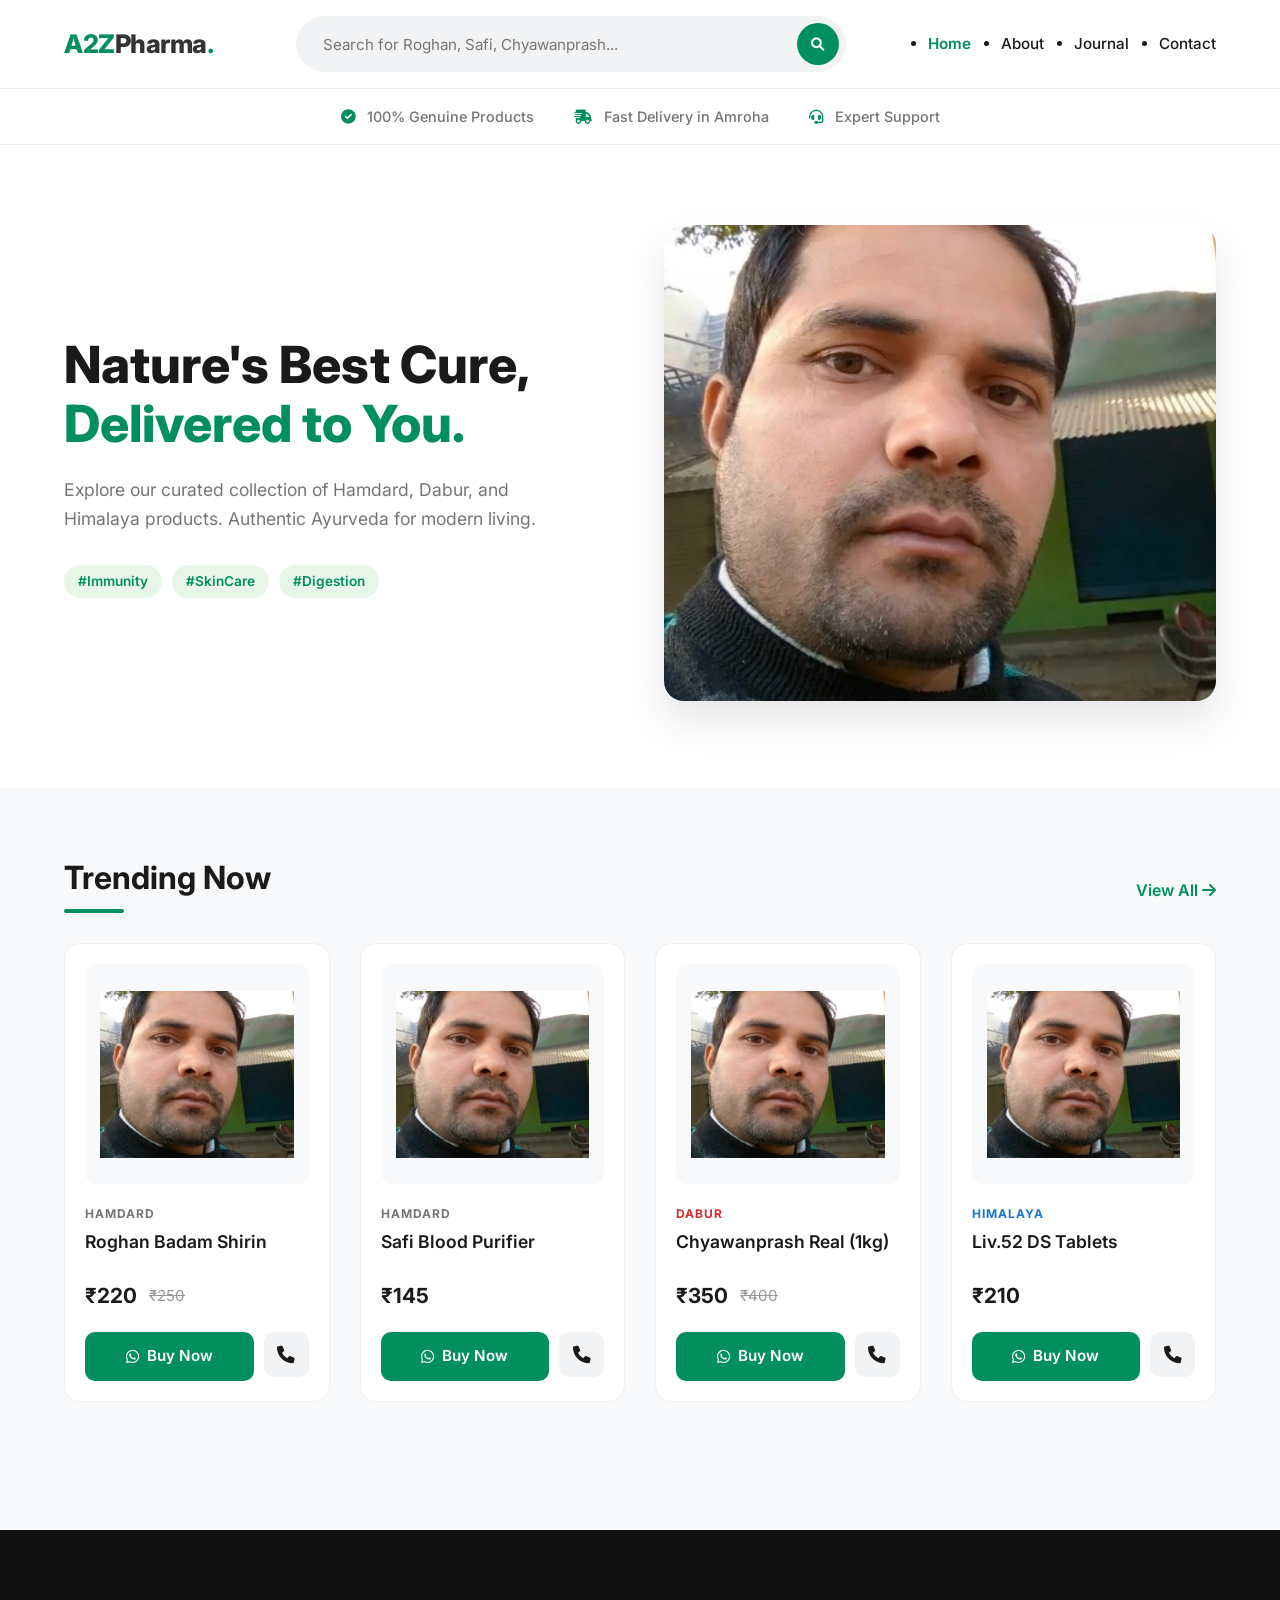
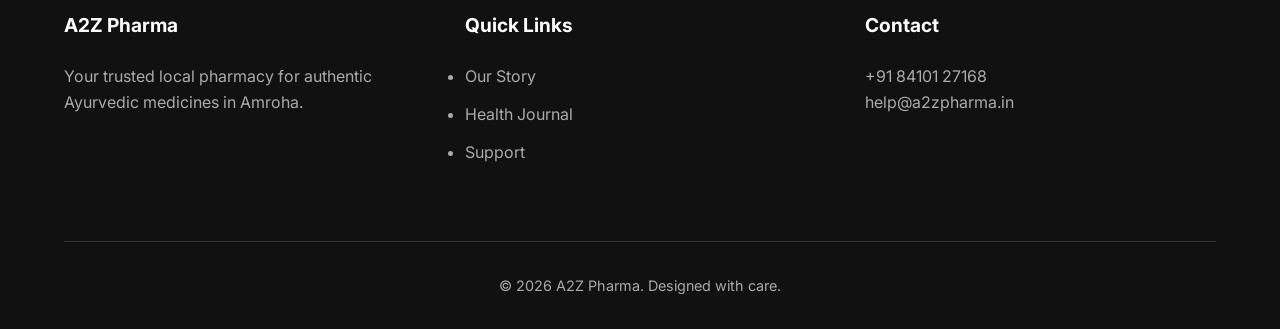
<file: index.html>
<!DOCTYPE html>
<html lang="en">
<head>
    <meta charset="UTF-8">
    <meta name="viewport" content="width=device-width, initial-scale=1.0">
    <title>A2Z Pharma | Premium Ayurvedic Store</title>
    <link rel="stylesheet" href="style.css">
    <link href="https://fonts.googleapis.com/css2?family=Inter:wght@400;500;600;700;800&display=swap" rel="stylesheet">
    <link rel="stylesheet" href="https://cdnjs.cloudflare.com/ajax/libs/font-awesome/6.0.0/css/all.min.css">
</head>
<body>

    <nav class="navbar">
        <div class="logo">A2Z<span style="color:#333">Pharma</span>.</div>
        <div class="search-wrapper">
            <div class="search-bar">
                <input type="text" id="searchInput" placeholder="Search for Roghan, Safi, Chyawanprash...">
                <button class="search-btn" onclick="searchProduct()"><i class="fas fa-search"></i></button>
            </div>
        </div>
        <ul class="nav-links">
            <li><a href="index.html" class="active">Home</a></li>
            <li><a href="about.html">About</a></li>
            <li><a href="blog.html">Journal</a></li>
            <li><a href="contact.html">Contact</a></li>
        </ul>
    </nav>

    <div class="trust-bar">
        <div class="trust-item"><i class="fas fa-check-circle"></i> 100% Genuine Products</div>
        <div class="trust-item"><i class="fas fa-shipping-fast"></i> Fast Delivery in Amroha</div>
        <div class="trust-item"><i class="fas fa-headset"></i> Expert Support</div>
    </div>

    <header class="hero">
        <div class="hero-content">
            <h1>Nature's Best Cure, <br><span>Delivered to You.</span></h1>
            <p>Explore our curated collection of Hamdard, Dabur, and Himalaya products. Authentic Ayurveda for modern living.</p>
            <div class="hero-tags">
                <span class="tag">#Immunity</span>
                <span class="tag">#SkinCare</span>
                <span class="tag">#Digestion</span>
            </div>
        </div>
        <div class="hero-image" style="text-align: center;">
            <img src="AQ.png" alt="Ayurvedic Herbs" style="max-width: 100%; border-radius: 20px; box-shadow: 0 20px 40px rgba(0,0,0,0.1);">
        </div>
    </header>

    <section class="products" id="products">
        <div class="section-header">
            <h2 class="section-title">Trending Now</h2>
            <a href="#" style="color: var(--primary); font-weight: 600;">View All <i class="fas fa-arrow-right"></i></a>
        </div>

        <div class="product-grid" id="productContainer">
            <!-- Product 1 -->
            <div class="product-card" data-name="roghan badam shirin hamdard">
                <div class="card-img-area">
                    <img src="AQ.png" alt="Roghan Badam">
                </div>
                <div class="brand-tag">Hamdard</div>
                <h3 class="product-title">Roghan Badam Shirin</h3>
                <div class="price-row">
                    <span class="price">₹220</span>
                    <span class="old-price">₹250</span>
                </div>
                <div class="card-actions">
                    <a href="https://wa.me/918410127168?text=Order%20Roghan%20Badam" class="btn-buy"><i class="fab fa-whatsapp"></i> Buy Now</a>
                    <a href="tel:+918410127168" class="btn-icon"><i class="fas fa-phone"></i></a>
                </div>
            </div>

            <!-- Product 2 -->
            <div class="product-card" data-name="safi blood purifier hamdard">
                <div class="card-img-area">
                    <img src="AQ.png" alt="Safi">
                </div>
                <div class="brand-tag">Hamdard</div>
                <h3 class="product-title">Safi Blood Purifier</h3>
                <div class="price-row">
                    <span class="price">₹145</span>
                </div>
                <div class="card-actions">
                    <a href="https://wa.me/918410127168?text=Order%20Safi" class="btn-buy"><i class="fab fa-whatsapp"></i> Buy Now</a>
                    <a href="tel:+918410127168" class="btn-icon"><i class="fas fa-phone"></i></a>
                </div>
            </div>

            <!-- Product 3 -->
            <div class="product-card" data-name="chyawanprash dabur">
                <div class="card-img-area">
                    <img src="AQ.png" alt="Chyawanprash">
                </div>
                <div class="brand-tag" style="color: #d32f2f;">Dabur</div>
                <h3 class="product-title">Chyawanprash Real (1kg)</h3>
                <div class="price-row">
                    <span class="price">₹350</span>
                    <span class="old-price">₹400</span>
                </div>
                <div class="card-actions">
                    <a href="https://wa.me/918410127168?text=Order%20Chyawanprash" class="btn-buy"><i class="fab fa-whatsapp"></i> Buy Now</a>
                    <a href="tel:+918410127168" class="btn-icon"><i class="fas fa-phone"></i></a>
                </div>
            </div>

            <!-- Product 4 -->
            <div class="product-card" data-name="liv 52 himalaya">
                <div class="card-img-area">
                    <img src="AQ.png" alt="Liv.52">
                </div>
                <div class="brand-tag" style="color: #1976d2;">Himalaya</div>
                <h3 class="product-title">Liv.52 DS Tablets</h3>
                <div class="price-row">
                    <span class="price">₹210</span>
                </div>
                <div class="card-actions">
                    <a href="https://wa.me/918410127168?text=Order%20Liv.52" class="btn-buy"><i class="fab fa-whatsapp"></i> Buy Now</a>
                    <a href="tel:+918410127168" class="btn-icon"><i class="fas fa-phone"></i></a>
                </div>
            </div>
        </div>
        <p id="noResult" style="display:none; text-align:center; color:red; margin-top:20px;">No product found!</p>
    </section>

    <footer>
        <div class="footer-grid">
            <div class="footer-col">
                <h4>A2Z Pharma</h4>
                <p>Your trusted local pharmacy for authentic Ayurvedic medicines in Amroha.</p>
            </div>
            <div class="footer-col">
                <h4>Quick Links</h4>
                <ul>
                    <li><a href="about.html">Our Story</a></li>
                    <li><a href="blog.html">Health Journal</a></li>
                    <li><a href="contact.html">Support</a></li>
                </ul>
            </div>
            <div class="footer-col">
                <h4>Contact</h4>
                <p>+91 84101 27168</p>
                <p>help@a2zpharma.in</p>
            </div>
        </div>
        <div class="copyright">© 2026 A2Z Pharma. Designed with care.</div>
    </footer>
    <script src="main.js"></script>
</body>
</html>
</file>
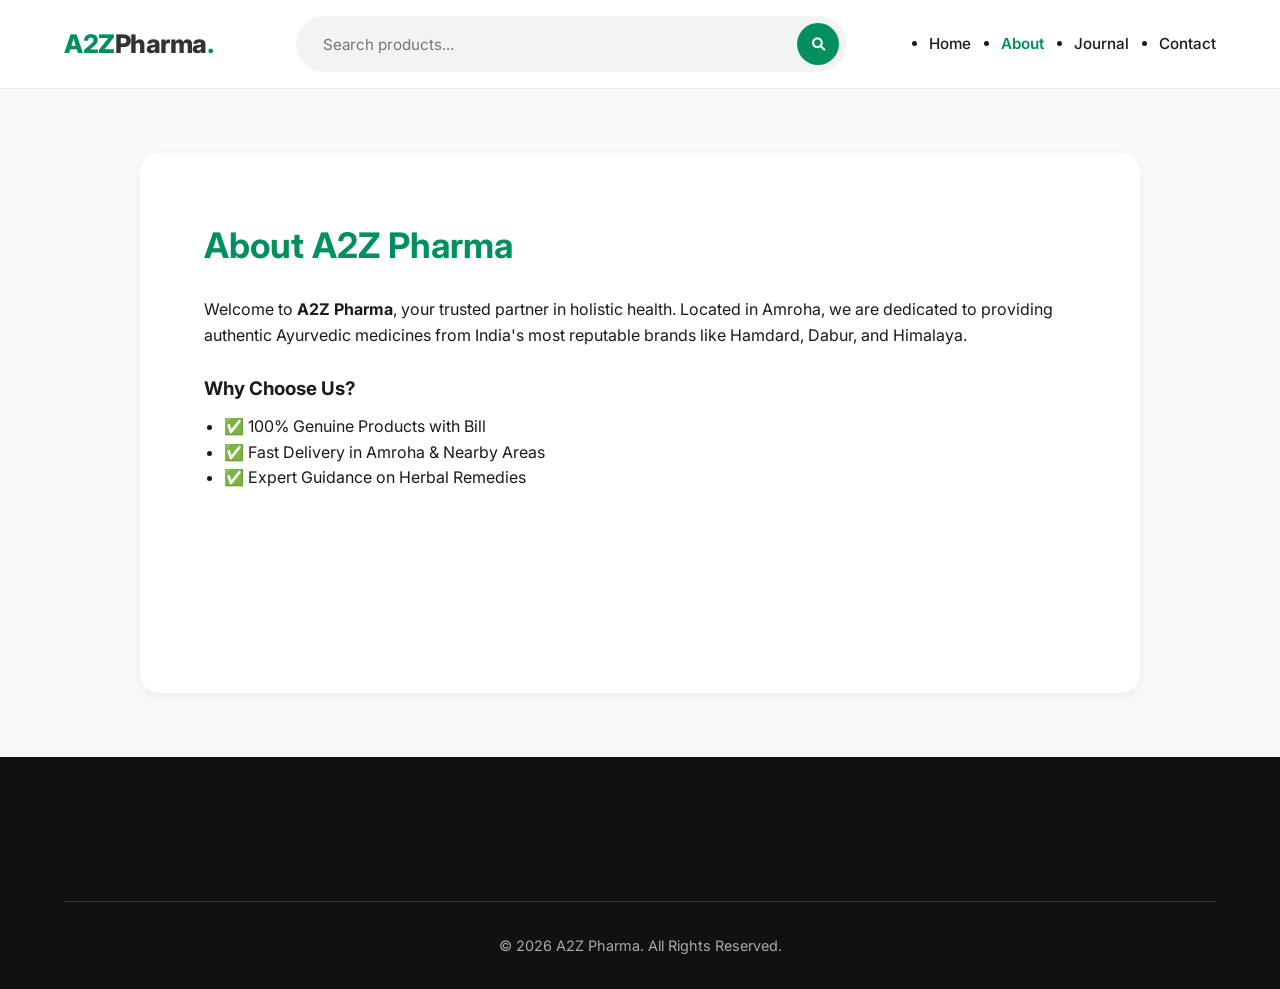
<file: about.html>
<!DOCTYPE html>
<html lang="en">
<head>
    <meta charset="UTF-8">
    <meta name="viewport" content="width=device-width, initial-scale=1.0">
    <title>A2Z Pharma | About Us</title>
    <link rel="stylesheet" href="style.css">
    <link href="https://fonts.googleapis.com/css2?family=Inter:wght@400;500;600;700;800&display=swap" rel="stylesheet">
    <link rel="stylesheet" href="https://cdnjs.cloudflare.com/ajax/libs/font-awesome/6.0.0/css/all.min.css">
</head>
<body>
    <nav class="navbar">
        <div class="logo">A2Z<span style="color:#333">Pharma</span>.</div>
        <div class="search-wrapper">
            <div class="search-bar">
                <input type="text" id="searchInput" placeholder="Search products...">
                <button class="search-btn"><i class="fas fa-search"></i></button>
            </div>
        </div>
        <ul class="nav-links">
            <li><a href="index.html">Home</a></li>
            <li><a href="about.html" class="active">About</a></li>
            <li><a href="blog.html">Journal</a></li>
            <li><a href="contact.html">Contact</a></li>
        </ul>
    </nav>

    <section class="page-content">
        <h1>About A2Z Pharma</h1>
        <p>Welcome to <strong>A2Z Pharma</strong>, your trusted partner in holistic health. Located in Amroha, we are dedicated to providing authentic Ayurvedic medicines from India's most reputable brands like Hamdard, Dabur, and Himalaya.</p>
        <br>
        <h3>Why Choose Us?</h3>
        <ul style="margin-left: 20px; margin-top: 10px;">
            <li>✅ 100% Genuine Products with Bill</li>
            <li>✅ Fast Delivery in Amroha & Nearby Areas</li>
            <li>✅ Expert Guidance on Herbal Remedies</li>
        </ul>
    </section>

    <footer>
        <div class="copyright">© 2026 A2Z Pharma. All Rights Reserved.</div>
    </footer>
</body>
</html>
</file>
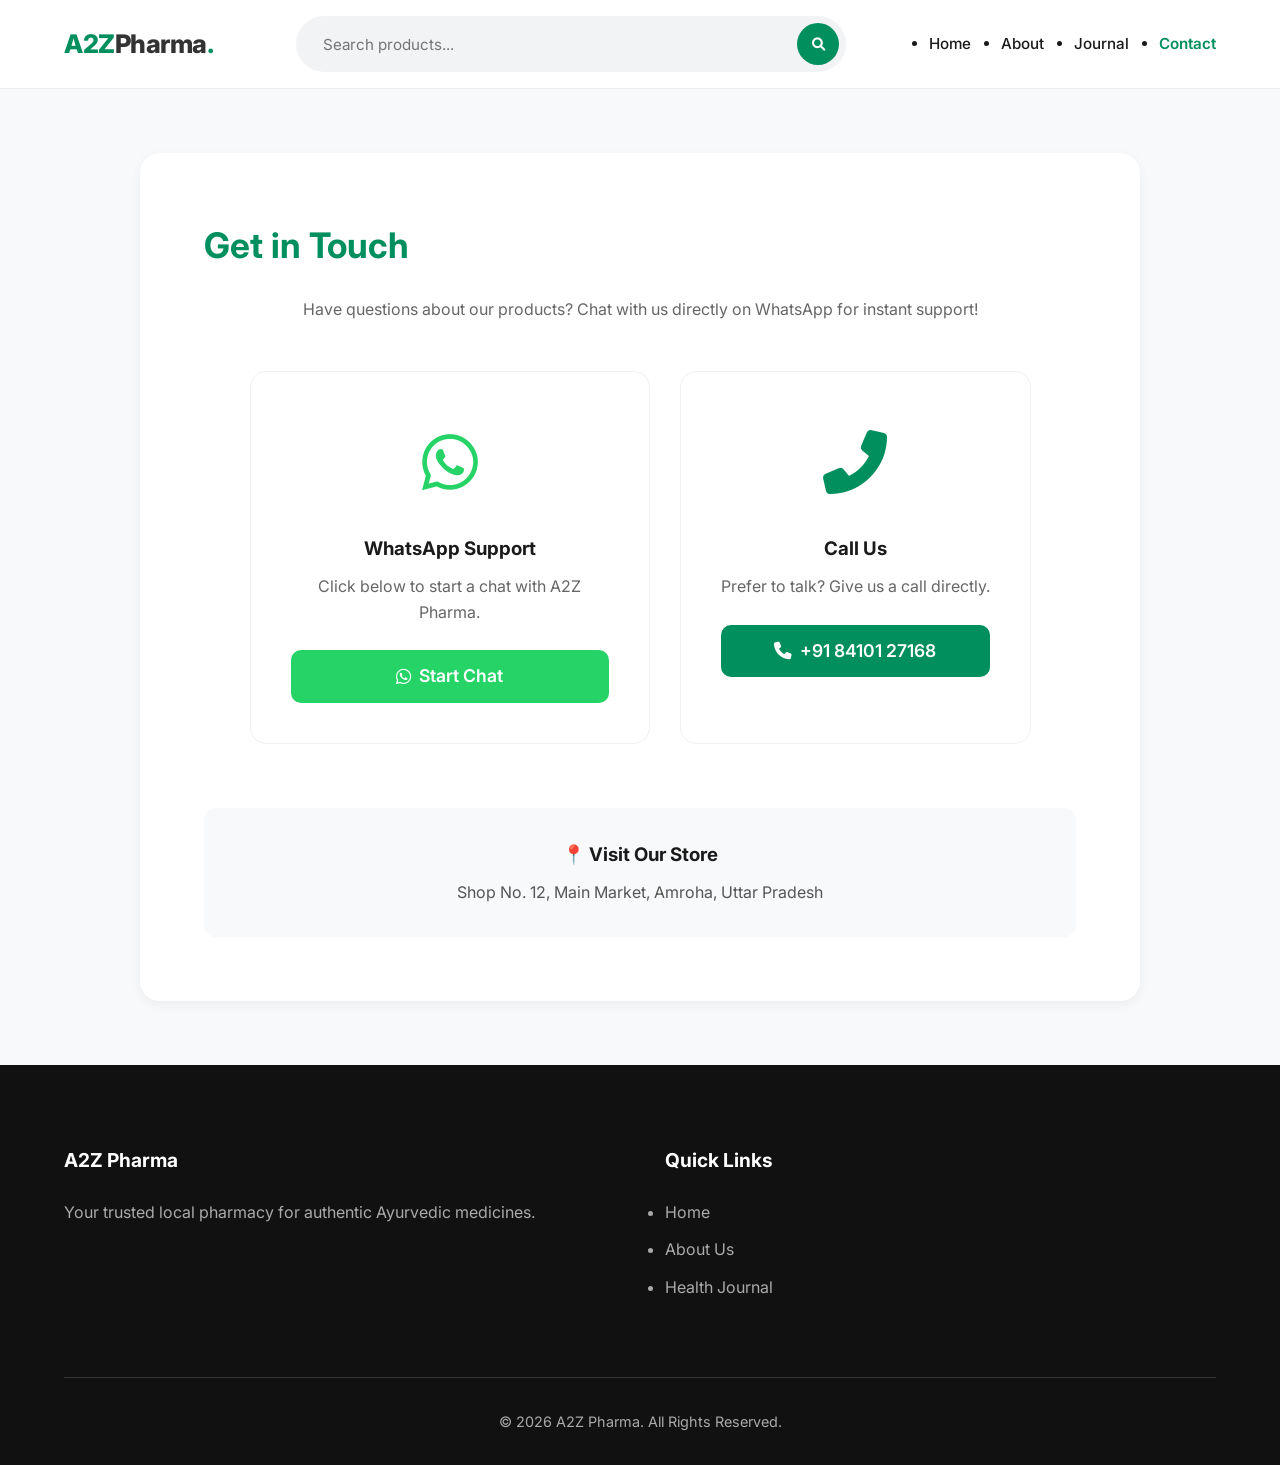
<file: contact.html>
<!DOCTYPE html>
<html lang="en">
<head>
    <meta charset="UTF-8">
    <meta name="viewport" content="width=device-width, initial-scale=1.0">
    <title>A2Z Pharma | Contact Us</title>
    <link rel="stylesheet" href="style.css">
    <link href="https://fonts.googleapis.com/css2?family=Inter:wght@400;500;600;700;800&display=swap" rel="stylesheet">
    <link rel="stylesheet" href="https://cdnjs.cloudflare.com/ajax/libs/font-awesome/6.0.0/css/all.min.css">
</head>
<body>
    <!-- Navbar -->
    <nav class="navbar">
        <div class="logo">A2Z<span style="color:#333">Pharma</span>.</div>
        <div class="search-wrapper">
            <div class="search-bar">
                <input type="text" id="searchInput" placeholder="Search products...">
                <button class="search-btn"><i class="fas fa-search"></i></button>
            </div>
        </div>
        <ul class="nav-links">
            <li><a href="index.html">Home</a></li>
            <li><a href="about.html">About</a></li>
            <li><a href="blog.html">Journal</a></li>
            <li><a href="contact.html" class="active">Contact</a></li>
        </ul>
    </nav>

    <!-- Contact Section -->
    <section class="page-content">
        <h1>Get in Touch</h1>
        <p style="text-align: center; color: #666; margin-bottom: 3rem;">Have questions about our products? Chat with us directly on WhatsApp for instant support!</p>
        
        <div class="contact-container" style="display: flex; justify-content: center; gap: 30px; flex-wrap: wrap;">
            
            <!-- WhatsApp Card -->
            <div class="product-card" style="max-width: 400px; text-align: center; padding: 40px;">
                <div style="font-size: 4rem; color: #25D366; margin-bottom: 20px;">
                    <i class="fab fa-whatsapp"></i>
                </div>
                <h3 style="margin-bottom: 10px;">WhatsApp Support</h3>
                <p style="color: #666; margin-bottom: 25px;">Click below to start a chat with A2Z Pharma.</p>
                
                <a href="https://wa.me/918410127168?text=Hi%20A2Z%20Pharma,%20I%20have%20a%20query." 
                   class="btn-buy" 
                   style="background: #25D366; font-size: 1.1rem;">
                   <i class="fab fa-whatsapp"></i> Start Chat
                </a>
            </div>

            <!-- Call Card -->
            <div class="product-card" style="max-width: 400px; text-align: center; padding: 40px;">
                <div style="font-size: 4rem; color: var(--primary); margin-bottom: 20px;">
                    <i class="fas fa-phone-alt"></i>
                </div>
                <h3 style="margin-bottom: 10px;">Call Us</h3>
                <p style="color: #666; margin-bottom: 25px;">Prefer to talk? Give us a call directly.</p>
                
                <a href="tel:+918410127168" 
                   class="btn-buy" 
                   style="background: var(--primary); font-size: 1.1rem;">
                   <i class="fas fa-phone"></i> +91 84101 27168
                </a>
            </div>

        </div>

        <div style="text-align: center; margin-top: 4rem; padding: 2rem; background: #f8f9fa; border-radius: 12px;">
            <h3>📍 Visit Our Store</h3>
            <p style="margin-top: 10px; color: #555;">Shop No. 12, Main Market, Amroha, Uttar Pradesh</p>
        </div>
    </section>

    <!-- Footer -->
    <footer>
        <div class="footer-grid">
            <div class="footer-col">
                <h4>A2Z Pharma</h4>
                <p>Your trusted local pharmacy for authentic Ayurvedic medicines.</p>
            </div>
            <div class="footer-col">
                <h4>Quick Links</h4>
                <ul>
                    <li><a href="index.html">Home</a></li>
                    <li><a href="about.html">About Us</a></li>
                    <li><a href="blog.html">Health Journal</a></li>
                </ul>
            </div>
        </div>
        <div class="copyright">© 2026 A2Z Pharma. All Rights Reserved.</div>
    </footer>

    <script src="main.js"></script>
</body>
</html>
</file>
<file: style.css>
:root {
    --primary: #008f5d; /* HealthMug Green */
    --primary-dark: #006b45;
    --accent: #ff6b00; /* CTA Orange */
    --dark: #1a1a1a;
    --grey: #757575;
    --light-bg: #f8f9fa;
    --white: #ffffff;
    --shadow-sm: 0 4px 12px rgba(0,0,0,0.05);
    --shadow-hover: 0 12px 30px rgba(0,0,0,0.1);
}

* { margin: 0; padding: 0; box-sizing: border-box; font-family: 'Inter', sans-serif; }
body { background-color: var(--light-bg); color: var(--dark); line-height: 1.6; -webkit-font-smoothing: antialiased; }
a { text-decoration: none; color: inherit; transition: 0.3s; }

/* Modern Navbar with Glass Effect */
.navbar {
    background: rgba(255, 255, 255, 0.95);
    backdrop-filter: blur(10px);
    padding: 1rem 5%;
    display: flex;
    align-items: center;
    justify-content: space-between;
    position: sticky;
    top: 0;
    z-index: 1000;
    border-bottom: 1px solid #eee;
}

.logo { font-size: 1.6rem; font-weight: 800; color: var(--primary); letter-spacing: -0.5px; }
.logo span { color: var(--dark); }

/* Pill-Shaped Search Bar */
.search-wrapper { flex: 1; max-width: 550px; margin: 0 2rem; }
.search-bar {
    display: flex;
    background: #f1f3f4;
    border-radius: 50px;
    padding: 5px;
    transition: 0.3s;
    border: 2px solid transparent;
}
.search-bar:focus-within { background: white; border-color: var(--primary); box-shadow: 0 0 0 4px rgba(0, 143, 93, 0.1); }
.search-bar input {
    flex: 1;
    border: none;
    background: transparent;
    padding: 10px 20px;
    outline: none;
    font-size: 0.95rem;
}
.search-btn {
    background: var(--primary);
    color: white;
    border: none;
    width: 42px;
    height: 42px;
    border-radius: 50%;
    cursor: pointer;
    transition: 0.3s;
}
.search-btn:hover { background: var(--primary-dark); }

.nav-links { display: flex; gap: 30px; font-weight: 500; font-size: 0.95rem; }
.nav-links a:hover { color: var(--primary); }
.nav-links a.active { color: var(--primary); font-weight: 600; }

/* Trust Bar - Builds Credibility */
.trust-bar {
    display: flex;
    justify-content: center;
    gap: 40px;
    padding: 1rem;
    background: white;
    border-bottom: 1px solid #eee;
    font-size: 0.9rem;
    font-weight: 500;
    color: var(--grey);
}
.trust-item i { color: var(--primary); margin-right: 8px; }

/* Hero Section - Asymmetric Layout */
.hero {
    display: grid;
    grid-template-columns: 1fr 1fr;
    align-items: center;
    padding: 5rem 5%;
    background: white;
    gap: 3rem;
}
.hero-content h1 { font-size: 3.2rem; line-height: 1.15; margin-bottom: 1.5rem; color: var(--dark); font-weight: 800; }
.hero-content span { color: var(--primary); }
.hero-content p { font-size: 1.1rem; color: var(--grey); margin-bottom: 2rem; max-width: 500px; }
.hero-tags { display: flex; gap: 10px; flex-wrap: wrap; }
.tag { background: #e8f5e9; color: var(--primary); padding: 6px 14px; border-radius: 20px; font-size: 0.85rem; font-weight: 600; }

/* Products Section */
.products { padding: 4rem 5%; max-width: 1400px; margin: auto; }
.section-header { display: flex; justify-content: space-between; align-items: end; margin-bottom: 2.5rem; }
.section-title { font-size: 2rem; font-weight: 700; position: relative; }
.section-title::after { content: ''; position: absolute; left: 0; bottom: -10px; width: 60px; height: 4px; background: var(--primary); border-radius: 2px; }

.product-grid {
    display: grid;
    grid-template-columns: repeat(auto-fill, minmax(260px, 1fr));
    gap: 30px;
}

/* Premium Product Card */
.product-card {
    background: var(--white);
    border-radius: 16px;
    padding: 20px;
    position: relative;
    transition: all 0.4s cubic-bezier(0.175, 0.885, 0.32, 1.275);
    border: 1px solid #f0f0f0;
    display: flex;
    flex-direction: column;
}

.product-card:hover {
    transform: translateY(-10px);
    box-shadow: var(--shadow-hover);
    border-color: transparent;
}

.card-img-area {
    height: 220px;
    background: #f8f9fa;
    border-radius: 12px;
    margin-bottom: 20px;
    display: flex;
    align-items: center;
    justify-content: center;
    overflow: hidden;
}
.card-img-area img { width: 100%; height: 100%; object-fit: contain; padding: 15px; transition: 0.3s; }
.product-card:hover .card-img-area img { transform: scale(1.05); }

.brand-tag { font-size: 0.75rem; text-transform: uppercase; letter-spacing: 1px; color: var(--grey); font-weight: 700; margin-bottom: 6px; }
.product-title { font-size: 1.1rem; font-weight: 600; margin-bottom: 10px; line-height: 1.4; color: var(--dark); }

.price-row { display: flex; align-items: center; gap: 12px; margin-top: auto; padding-top: 15px; }
.price { font-size: 1.3rem; font-weight: 700; color: var(--dark); }
.old-price { text-decoration: line-through; color: #999; font-size: 0.95rem; }

.card-actions { margin-top: 20px; display: grid; grid-template-columns: 1fr auto; gap: 10px; }
.btn-buy {
    background: var(--primary);
    color: white;
    text-align: center;
    padding: 12px;
    border-radius: 10px;
    font-weight: 600;
    font-size: 0.95rem;
    display: flex;
    align-items: center;
    justify-content: center;
    gap: 8px;
}
.btn-buy:hover { background: var(--primary-dark); }
.btn-icon {
    width: 45px;
    height: 45px;
    border-radius: 10px;
    background: #f1f3f4;
    display: flex;
    align-items: center;
    justify-content: center;
    color: var(--dark);
    font-size: 1.1rem;
}
.btn-icon:hover { background: #e0e0e0; }

/* Page Content Styling (For About, Blog, Contact) */
.page-content { padding: 4rem 5%; max-width: 1000px; margin: 4rem auto; background: white; border-radius: 20px; box-shadow: var(--shadow-sm); min-height: 60vh; }
.page-content h1 { color: var(--primary); margin-bottom: 1.5rem; font-size: 2.2rem; }
.blog-post { margin-bottom: 3rem; border-bottom: 1px solid #eee; padding-bottom: 2rem; }
.blog-post img { width: 100%; border-radius: 12px; margin: 1rem 0; }

/* Contact Form */
.contact-form input, .contact-form textarea { width: 100%; padding: 12px; margin-bottom: 15px; border: 1px solid #ddd; border-radius: 8px; outline: none; }
.contact-form input:focus { border-color: var(--primary); }

/* Footer */
footer { background: #111; color: #aaa; padding: 5rem 5% 2rem; margin-top: 4rem; }
.footer-grid { display: grid; grid-template-columns: repeat(auto-fit, minmax(200px, 1fr)); gap: 50px; max-width: 1200px; margin: auto; }
.footer-col h4 { color: white; margin-bottom: 1.5rem; font-size: 1.2rem; }
.footer-col ul li { margin-bottom: 12px; }
.footer-col a:hover { color: var(--primary); }
.copyright { text-align: center; margin-top: 4rem; padding-top: 2rem; border-top: 1px solid #333; font-size: 0.9rem; }

/* Mobile Responsive */
@media (max-width: 768px) {
    .navbar { flex-direction: column; gap: 15px; padding: 1rem; }
    .search-wrapper { margin: 0; width: 100%; }
    .nav-links { gap: 15px; font-size: 0.85rem; }
    .hero { grid-template-columns: 1fr; text-align: center; padding: 3rem 5%; }
    .hero-content h1 { font-size: 2.2rem; }
    .hero-content p { margin: 0 auto 2rem; }
    .hero-tags { justify-content: center; }
    .trust-bar { flex-direction: column; gap: 10px; text-align: center; }
    .section-header { flex-direction: column; align-items: flex-start; gap: 10px; }
}
</file>
